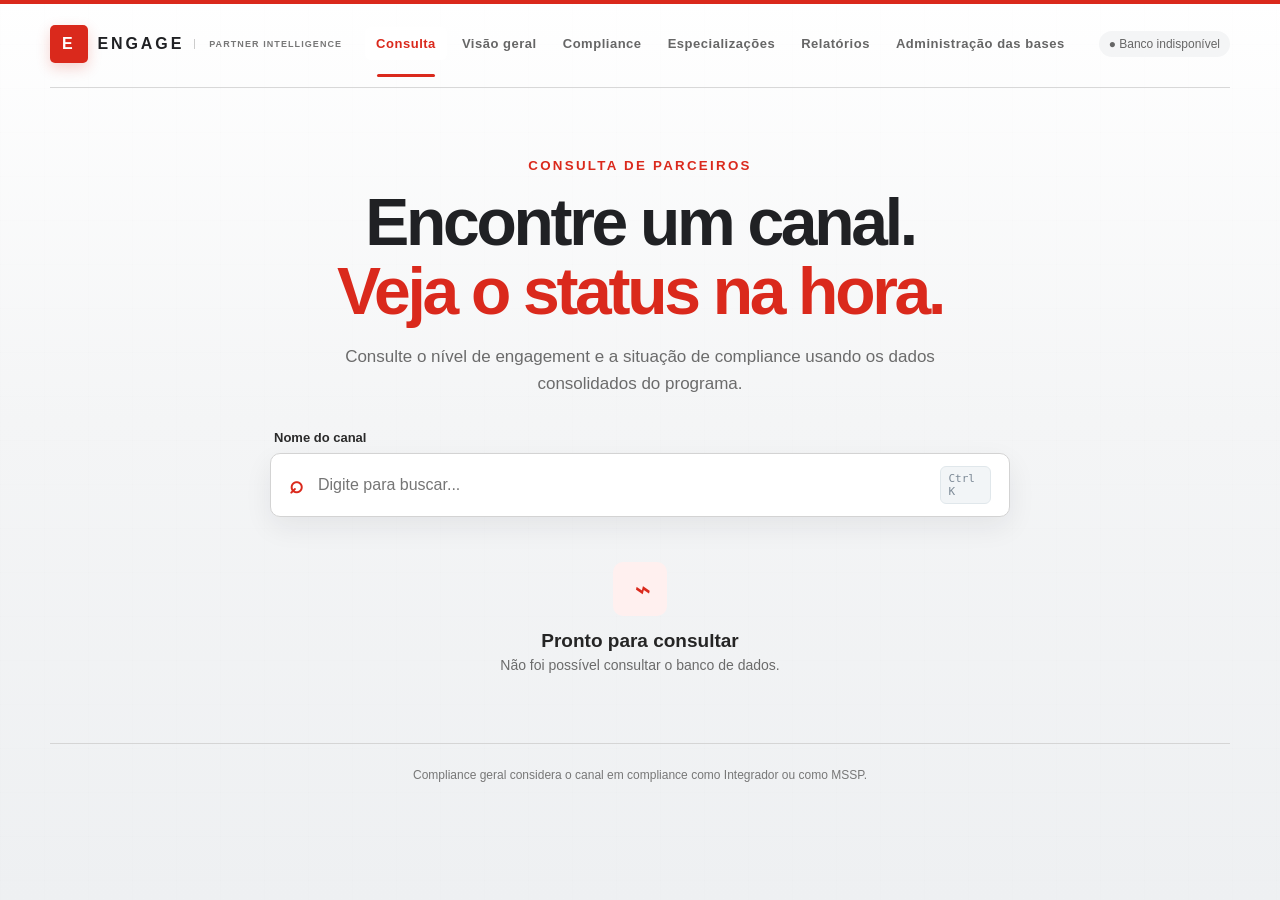
<file: FTNT-Engage/index.html>
<!doctype html><html lang="pt-BR"><head><meta charset="UTF-8"><meta name="viewport" content="width=device-width,initial-scale=1"><title>Engage | Consulta de Canal</title><link rel="stylesheet" href="styles.css"><link rel="stylesheet" href="fortinet-theme.css"></head><body><div class="shell"><header><b><i>E</i> ENGAGE</b><nav class="top-nav"><a class="active" href="index.html">Consulta</a><a href="visao-geral.html">Visão geral</a><a href="compliance.html">Compliance</a><a href="especializacoes.html">Especializações</a><a href="relatorios.html">Relatórios</a><a href="bases.html">Administração das bases</a></nav><span id="periodBadge">● Carregando base...</span></header><main><section class="hero"><small>CONSULTA DE PARCEIROS</small><h1>Encontre um canal.<br><em>Veja o status na hora.</em></h1><p>Consulte o nível de engagement e a situação de compliance usando os dados consolidados do programa.</p><div class="search" id="searchWrap"><label for="q">Nome do canal</label><div><strong>⌕</strong><input id="q" autocomplete="off" placeholder="Digite para buscar..."><kbd>Ctrl K</kbd></div><aside id="suggestions" hidden></aside></div></section><section id="result" class="result" hidden><div class="result-head"><div><small>RESULTADO DA CONSULTA</small><h2 id="name"></h2></div><div class="result-actions"><button id="exportPng" type="button">Exportar PNG</button><button id="exportPptx" type="button" class="primary-export">Exportar PPTX</button><button id="clear" type="button">Nova consulta</button></div></div><div class="primary"><article><label>Nível de engagement</label><h3 id="level"></h3><i></i></article><article id="complianceCard" class="compliance"><label>Compliance geral</label><h3><b id="icon"></b><span id="compliance"></span></h3><p id="description"></p></article></div><div class="details"><article><label>Compliance Integrador</label><b id="integrator"></b></article><article><label>Conta MSSP</label><b id="msspAccount"></b></article><article><label>Compliance MSSP</label><b id="mssp"></b></article><article><label>Responsável</label><b id="owner"></b></article></div><section class="specializations"><div class="specializations-head"><div><small>ESPECIALIZAÇÕES</small><h3>Status das especializações</h3></div><b id="specializationSummary"></b></div><div id="specializationGrid" class="specialization-grid"></div><div id="specializationEmpty" class="specialization-empty" hidden>Sem dados de especialização nesta base.</div></section><article id="pendingSummary" class="pending-summary"><div class="pending-summary-head"><label>Pendências</label><strong id="pendingSummaryStatus"></strong></div><div id="pendingSummaryItems" class="pending-summary-items"></div></article><article id="certificationSummary" class="certification-summary"><div class="certification-summary-head"><label>Certificações existentes</label><strong id="certificationSummaryStatus"></strong></div><div id="certificationSummaryItems" class="certification-summary-items"></div></article></section><section id="empty" class="empty"><i>⌁</i><h2>Pronto para consultar</h2><p id="emptyMessage">Carregando dados do SQLite...</p></section></main><footer>Compliance geral considera o canal em compliance como Integrador ou como MSSP.</footer></div><script src="dashboard-data.js"></script><script src="app.js"></script><script src="vendor/pptxgen.bundle.js"></script><script src="export-result.js"></script></body></html>
</file>
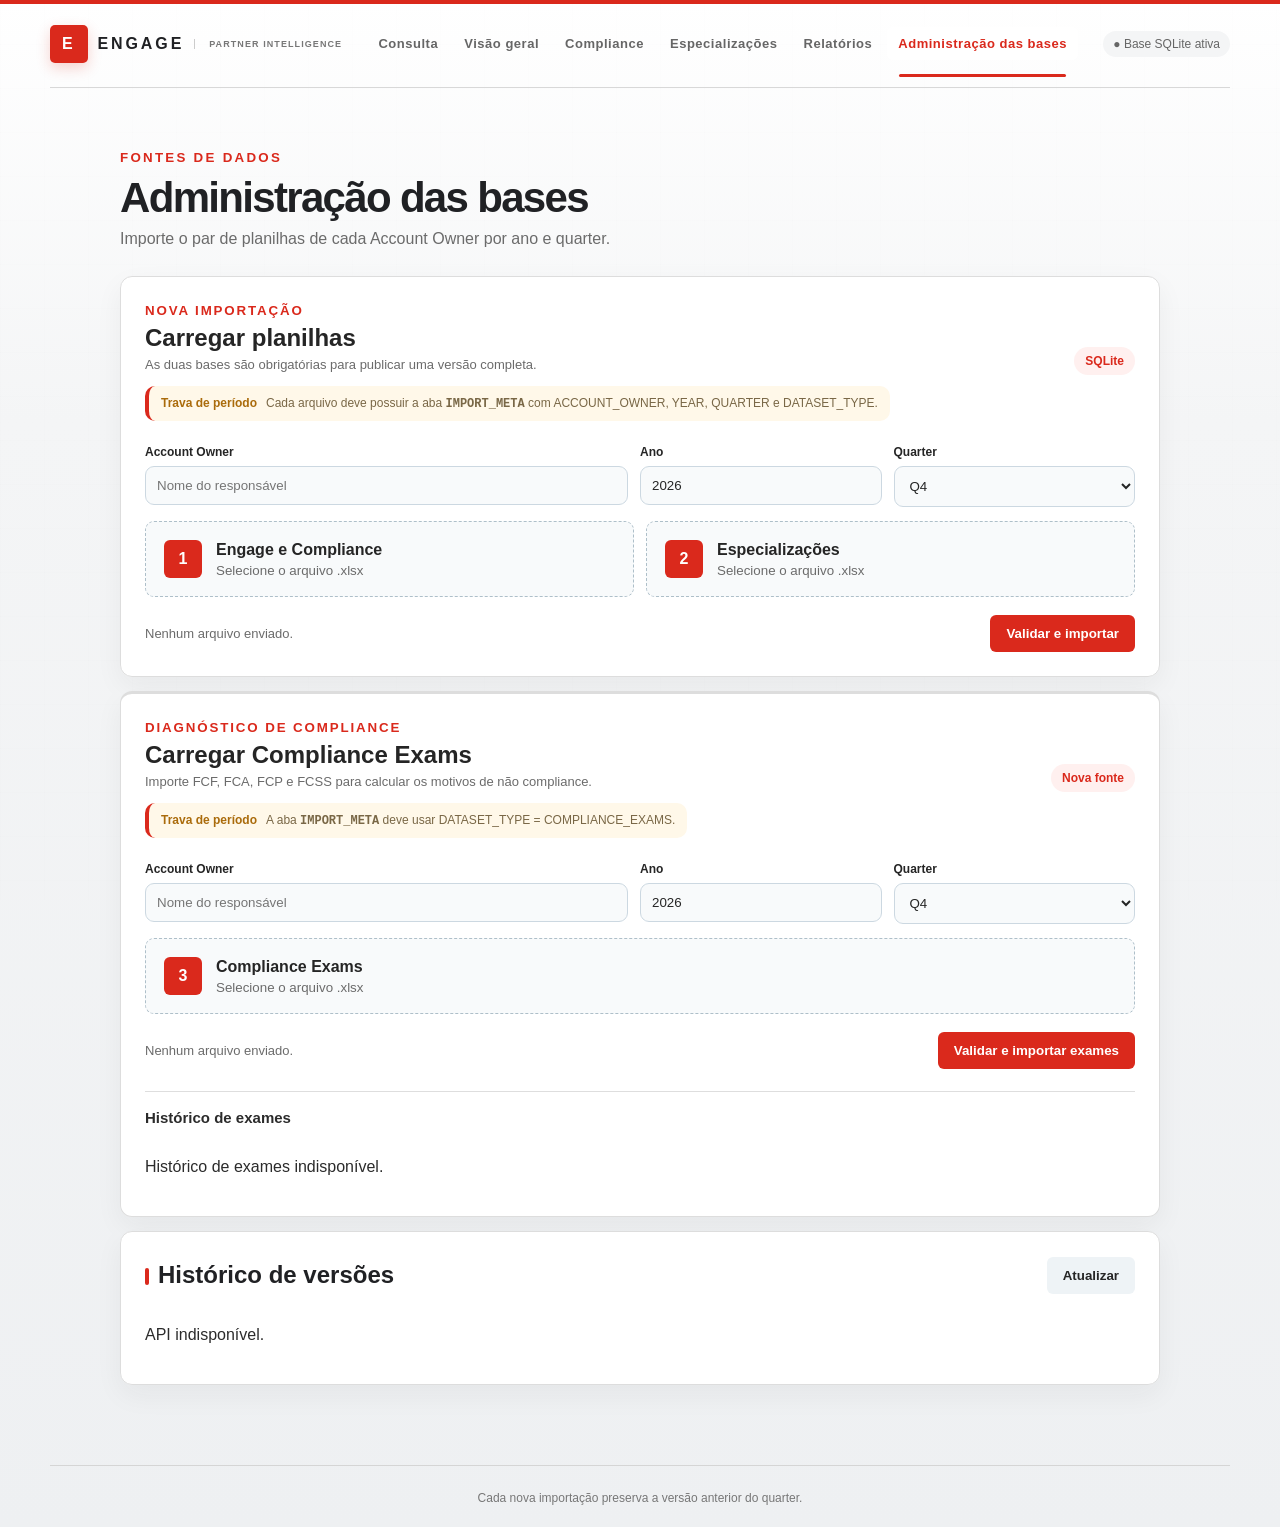
<file: FTNT-Engage/bases.html>
<!doctype html><html lang="pt-BR"><head><meta charset="UTF-8"><meta name="viewport" content="width=device-width,initial-scale=1"><title>Administração das bases | Engage</title><link rel="stylesheet" href="styles.css"><link rel="stylesheet" href="dashboard.css"><link rel="stylesheet" href="bases-upload.css"><link rel="stylesheet" href="fortinet-theme.css"></head><body><div class="shell"><header><b><i>E</i> ENGAGE</b><nav class="top-nav"><a href="index.html">Consulta</a><a href="visao-geral.html">Visão geral</a><a href="compliance.html">Compliance</a><a href="especializacoes.html">Especializações</a><a href="relatorios.html">Relatórios</a><a class="active" href="bases.html">Administração das bases</a></nav><span>● Base SQLite ativa</span></header><main class="dashboard-page"><section class="page-title"><small>FONTES DE DADOS</small><h1>Administração das bases</h1><p>Importe o par de planilhas de cada Account Owner por ano e quarter.</p></section><section class="upload-panel"><div class="upload-heading"><div><small>NOVA IMPORTAÇÃO</small><h2>Carregar planilhas</h2><p>As duas bases são obrigatórias para publicar uma versão completa.</p><div class="meta-rule"><b>Trava de período</b><span>Cada arquivo deve possuir a aba <code>IMPORT_META</code> com ACCOUNT_OWNER, YEAR, QUARTER e DATASET_TYPE.</span></div></div><b>SQLite</b></div><form id="uploadForm"><div class="upload-meta"><label>Account Owner<input id="uploadOwner" name="owner" required placeholder="Nome do responsável"></label><label>Ano<input id="uploadYear" name="year" type="number" min="2020" required></label><label>Quarter<select id="uploadQuarter" name="quarter" required><option value="1">Q1</option><option value="2">Q2</option><option value="3">Q3</option><option value="4">Q4</option></select></label></div><div class="file-grid"><label class="file-box"><i>1</i><span><b>Engage e Compliance</b><small id="engageFileName">Selecione o arquivo .xlsx</small></span><input id="engageFile" name="engage" type="file" accept=".xlsx" required></label><label class="file-box"><i>2</i><span><b>Especializações</b><small id="specializeFileName">Selecione o arquivo .xlsx</small></span><input id="specializeFile" name="specialize" type="file" accept=".xlsx" required></label></div><div class="upload-actions"><p id="uploadStatus">Nenhum arquivo enviado.</p><button id="uploadButton" type="submit">Validar e importar</button></div></form></section><section class="upload-panel exam-upload-panel"><div class="upload-heading"><div><small>DIAGNÓSTICO DE COMPLIANCE</small><h2>Carregar Compliance Exams</h2><p>Importe FCF, FCA, FCP e FCSS para calcular os motivos de não compliance.</p><div class="meta-rule"><b>Trava de período</b><span>A aba <code>IMPORT_META</code> deve usar DATASET_TYPE = COMPLIANCE_EXAMS.</span></div></div><b>Nova fonte</b></div><form id="examUploadForm"><div class="upload-meta"><label>Account Owner<input id="examOwner" name="owner" required placeholder="Nome do responsável"></label><label>Ano<input id="examYear" name="year" type="number" min="2020" required></label><label>Quarter<select id="examQuarter" name="quarter" required><option value="1">Q1</option><option value="2">Q2</option><option value="3">Q3</option><option value="4">Q4</option></select></label></div><label class="file-box single-file"><i>3</i><span><b>Compliance Exams</b><small id="examFileName">Selecione o arquivo .xlsx</small></span><input id="examFile" name="exams" type="file" accept=".xlsx" required></label><div class="upload-actions"><p id="examUploadStatus">Nenhum arquivo enviado.</p><button id="examUploadButton" type="submit">Validar e importar exames</button></div></form><div class="exam-history-head"><h3>Histórico de exames</h3></div><div id="examImportHistory" class="import-history"></div></section><section class="history-panel"><div class="history-head"><h2>Histórico de versões</h2><button id="refreshHistory" type="button">Atualizar</button></div><div id="importHistory" class="import-history"></div></section></main><footer>Cada nova importação preserva a versão anterior do quarter.</footer></div><script src="bases-upload.js"></script></body></html>
</file>
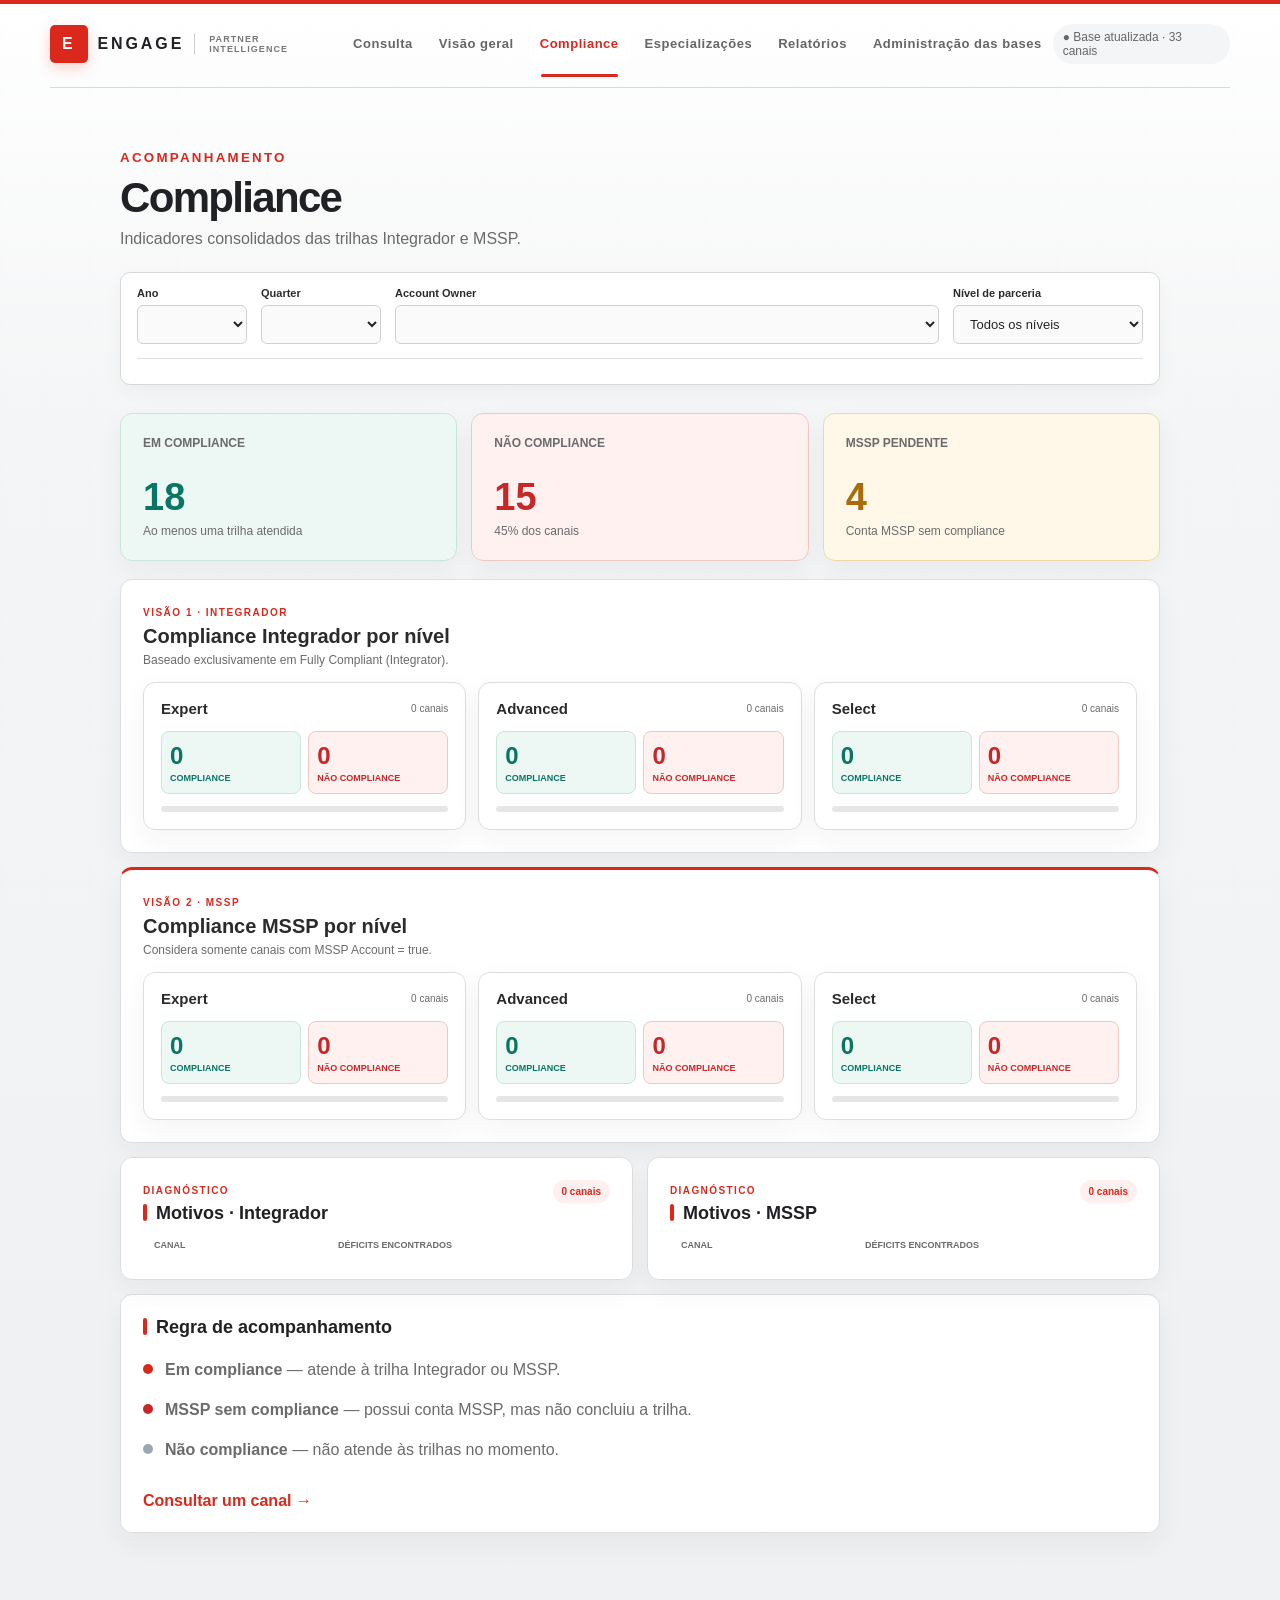
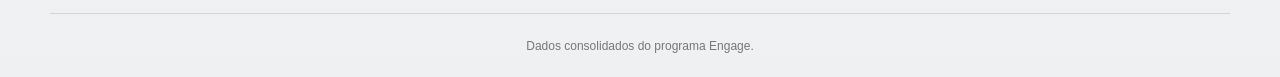
<file: FTNT-Engage/compliance.html>
<!doctype html><html lang="pt-BR"><head><meta charset="UTF-8"><meta name="viewport" content="width=device-width,initial-scale=1"><title>Compliance | Engage</title><link rel="stylesheet" href="styles.css"><link rel="stylesheet" href="dashboard.css"><link rel="stylesheet" href="compliance-level.css"><link rel="stylesheet" href="compliance-diagnostics.css"><link rel="stylesheet" href="dashboard-drilldown.css"><link rel="stylesheet" href="fortinet-theme.css"></head><body><div class="shell"><header><b><i>E</i> ENGAGE</b><nav class="top-nav"><a href="index.html">Consulta</a><a href="visao-geral.html">Visão geral</a><a class="active" href="compliance.html">Compliance</a><a href="especializacoes.html">Especializações</a><a href="relatorios.html">Relatórios</a><a href="bases.html">Administração das bases</a></nav><span>● Base atualizada · 33 canais</span></header><main class="dashboard-page"><section class="page-title"><small>ACOMPANHAMENTO</small><h1>Compliance</h1><p>Indicadores consolidados das trilhas Integrador e MSSP.</p><div class="owner-filter dashboard-filter four-fields"><div class="filter-field"><label for="complianceYearFilter">Ano</label><select id="complianceYearFilter" aria-label="Ano"></select></div><div class="filter-field"><label for="complianceQuarterFilter">Quarter</label><select id="complianceQuarterFilter" aria-label="Quarter"></select></div><div class="filter-field owner-field"><label for="complianceOwnerFilter">Account Owner</label><select id="complianceOwnerFilter" aria-label="Account Owner"></select></div><div class="filter-field"><label for="complianceLevelFilter">Nível de parceria</label><select id="complianceLevelFilter" aria-label="Nível de parceria"><option value="">Todos os níveis</option><option value="Expert">Expert</option><option value="Advanced">Advanced</option><option value="Select">Select</option></select></div><span id="complianceOwnerContext" class="filter-context"></span></div></section><section class="metric-grid three"><article class="positive"><label>Em compliance</label><strong id="complianceTotal">18</strong><p id="complianceRate">Ao menos uma trilha atendida</p></article><article class="negative"><label>Não compliance</label><strong id="nonComplianceTotal">15</strong><p id="nonComplianceRate">45% dos canais</p></article><article class="attention"><label>MSSP pendente</label><strong id="compliancePending">4</strong><p>Conta MSSP sem compliance</p></article></section><section class="compliance-comparison"><div class="compliance-view"><div class="section-heading"><small>VISÃO 1 · INTEGRADOR</small><h2>Compliance Integrador por nível</h2><p>Baseado exclusivamente em Fully Compliant (Integrator).</p></div><div class="level-compliance-grid"><article class="panel level-status"><div class="level-card-head"><span>Expert</span><small id="integratorExpertTotal">0 canais</small></div><div class="status-split"><button class="status-count compliant" data-compliance-view="integrator" data-status="compliant" data-level="Expert"><b id="integratorExpertCompliant">0</b><span>Compliance</span></button><button class="status-count non-compliant" data-compliance-view="integrator" data-status="non-compliant" data-level="Expert"><b id="integratorExpertNon">0</b><span>Não compliance</span></button></div><div class="split-bar"><i id="integratorExpertCompliantBar"></i><b id="integratorExpertNonBar"></b></div></article><article class="panel level-status"><div class="level-card-head"><span>Advanced</span><small id="integratorAdvancedTotal">0 canais</small></div><div class="status-split"><button class="status-count compliant" data-compliance-view="integrator" data-status="compliant" data-level="Advanced"><b id="integratorAdvancedCompliant">0</b><span>Compliance</span></button><button class="status-count non-compliant" data-compliance-view="integrator" data-status="non-compliant" data-level="Advanced"><b id="integratorAdvancedNon">0</b><span>Não compliance</span></button></div><div class="split-bar"><i id="integratorAdvancedCompliantBar"></i><b id="integratorAdvancedNonBar"></b></div></article><article class="panel level-status"><div class="level-card-head"><span>Select</span><small id="integratorSelectTotal">0 canais</small></div><div class="status-split"><button class="status-count compliant" data-compliance-view="integrator" data-status="compliant" data-level="Select"><b id="integratorSelectCompliant">0</b><span>Compliance</span></button><button class="status-count non-compliant" data-compliance-view="integrator" data-status="non-compliant" data-level="Select"><b id="integratorSelectNon">0</b><span>Não compliance</span></button></div><div class="split-bar"><i id="integratorSelectCompliantBar"></i><b id="integratorSelectNonBar"></b></div></article></div></div><div class="compliance-view mssp-view"><div class="section-heading"><small>VISÃO 2 · MSSP</small><h2>Compliance MSSP por nível</h2><p>Considera somente canais com MSSP Account = true.</p></div><div class="level-compliance-grid"><article class="panel level-status"><div class="level-card-head"><span>Expert</span><small id="msspExpertTotal">0 canais</small></div><div class="status-split"><button class="status-count compliant" data-compliance-view="mssp" data-status="compliant" data-level="Expert"><b id="msspExpertCompliant">0</b><span>Compliance</span></button><button class="status-count non-compliant" data-compliance-view="mssp" data-status="non-compliant" data-level="Expert"><b id="msspExpertNon">0</b><span>Não compliance</span></button></div><div class="split-bar"><i id="msspExpertCompliantBar"></i><b id="msspExpertNonBar"></b></div></article><article class="panel level-status"><div class="level-card-head"><span>Advanced</span><small id="msspAdvancedTotal">0 canais</small></div><div class="status-split"><button class="status-count compliant" data-compliance-view="mssp" data-status="compliant" data-level="Advanced"><b id="msspAdvancedCompliant">0</b><span>Compliance</span></button><button class="status-count non-compliant" data-compliance-view="mssp" data-status="non-compliant" data-level="Advanced"><b id="msspAdvancedNon">0</b><span>Não compliance</span></button></div><div class="split-bar"><i id="msspAdvancedCompliantBar"></i><b id="msspAdvancedNonBar"></b></div></article><article class="panel level-status"><div class="level-card-head"><span>Select</span><small id="msspSelectTotal">0 canais</small></div><div class="status-split"><button class="status-count compliant" data-compliance-view="mssp" data-status="compliant" data-level="Select"><b id="msspSelectCompliant">0</b><span>Compliance</span></button><button class="status-count non-compliant" data-compliance-view="mssp" data-status="non-compliant" data-level="Select"><b id="msspSelectNon">0</b><span>Não compliance</span></button></div><div class="split-bar"><i id="msspSelectCompliantBar"></i><b id="msspSelectNonBar"></b></div></article></div></div></section><section class="diagnostics-grid"><article class="panel diagnostic-panel"><div class="diagnostic-head"><div><small>DIAGNÓSTICO</small><h2>Motivos · Integrador</h2></div><b id="integratorDiagnosticCount">0 canais</b></div><div class="diagnostic-columns"><span>Canal</span><span>Déficits encontrados</span></div><div id="integratorDiagnostics" class="diagnostic-list"></div></article><article class="panel diagnostic-panel"><div class="diagnostic-head"><div><small>DIAGNÓSTICO</small><h2>Motivos · MSSP</h2></div><b id="msspDiagnosticCount">0 canais</b></div><div class="diagnostic-columns"><span>Canal</span><span>Déficits encontrados</span></div><div id="msspDiagnostics" class="diagnostic-list"></div></article></section><section class="panel"><h2>Regra de acompanhamento</h2><div class="rule-list"><p><b class="dot green"></b><span><strong>Em compliance</strong> — atende à trilha Integrador ou MSSP.</span></p><p><b class="dot red"></b><span><strong>MSSP sem compliance</strong> — possui conta MSSP, mas não concluiu a trilha.</span></p><p><b class="dot gray"></b><span><strong>Não compliance</strong> — não atende às trilhas no momento.</span></p></div><a class="primary-link" href="index.html">Consultar um canal →</a></section><section id="complianceDrilldown" class="drilldown" hidden><div class="drilldown-card"><div class="drilldown-head"><div><small>DETALHAMENTO</small><h2 id="complianceDrilldownTitle">Canais</h2><p id="complianceDrilldownSummary"></p></div><button id="closeComplianceDrilldown" type="button" aria-label="Fechar">×</button></div><div id="complianceDrilldownList" class="drilldown-list"></div></div></section></main><footer>Dados consolidados do programa Engage.</footer></div><script src="dashboard-data.js"></script><script src="compliance-filtro.js"></script><script src="compliance-drilldown.js"></script><script src="compliance-diagnostics.js"></script></body></html>
</file>
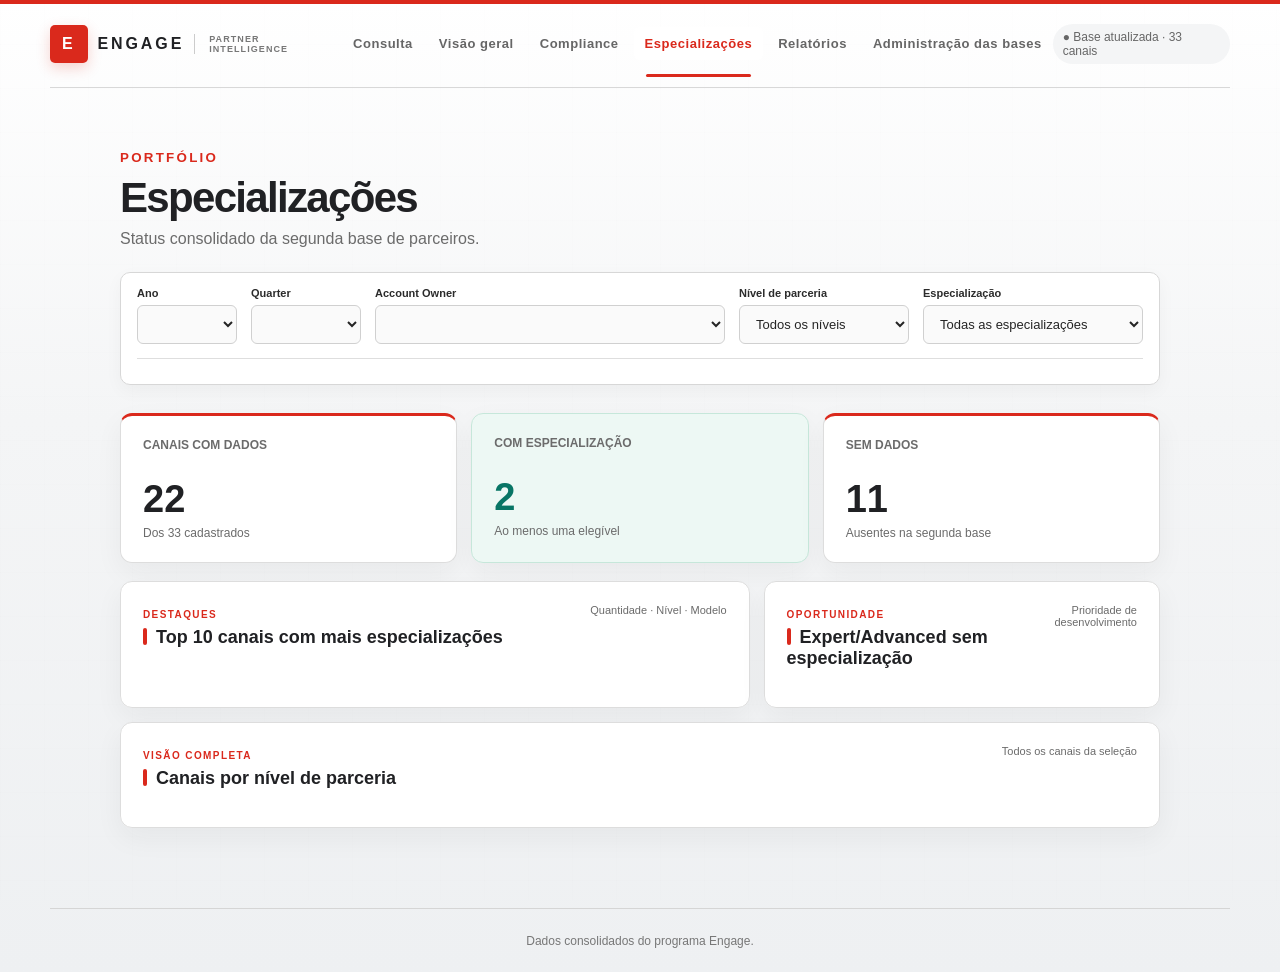
<file: FTNT-Engage/especializacoes.html>
<!doctype html><html lang="pt-BR"><head><meta charset="UTF-8"><meta name="viewport" content="width=device-width,initial-scale=1"><title>Especializações | Engage</title><link rel="stylesheet" href="styles.css"><link rel="stylesheet" href="dashboard.css"><link rel="stylesheet" href="especializacoes-ranking.css"><link rel="stylesheet" href="dashboard-drilldown.css"><link rel="stylesheet" href="fortinet-theme.css"></head><body><div class="shell"><header><b><i>E</i> ENGAGE</b><nav class="top-nav"><a href="index.html">Consulta</a><a href="visao-geral.html">Visão geral</a><a href="compliance.html">Compliance</a><a class="active" href="especializacoes.html">Especializações</a><a href="relatorios.html">Relatórios</a><a href="bases.html">Administração das bases</a></nav><span>● Base atualizada · 33 canais</span></header><main class="dashboard-page"><section class="page-title"><small>PORTFÓLIO</small><h1>Especializações</h1><p>Status consolidado da segunda base de parceiros.</p><div class="owner-filter dashboard-filter five-fields specialization-filter"><div class="filter-field"><label for="specializationYearFilter">Ano</label><select id="specializationYearFilter" aria-label="Ano"></select></div><div class="filter-field"><label for="specializationQuarterFilter">Quarter</label><select id="specializationQuarterFilter" aria-label="Quarter"></select></div><div class="filter-field owner-field"><label for="specializationOwnerFilter">Account Owner</label><select id="specializationOwnerFilter" aria-label="Account Owner"></select></div><div class="filter-field"><label for="specializationLevelFilter">Nível de parceria</label><select id="specializationLevelFilter" aria-label="Nível de parceria"><option value="">Todos os níveis</option><option value="Expert">Expert</option><option value="Advanced">Advanced</option><option value="Select">Select</option></select></div><div class="filter-field"><label for="specializationTypeFilter">Especialização</label><select id="specializationTypeFilter" aria-label="Especialização"><option value="">Todas as especializações</option><option value="sd_wan">SD-WAN</option><option value="sase">SASE</option><option value="secure_networking_lan">Secure Networking LAN</option><option value="cloud_security">Cloud Security</option><option value="secure_networking_firewall">Secure Networking Firewall</option><option value="security_operations">Security Operations</option><option value="ot">OT</option></select></div><span id="specializationOwnerContext" class="filter-context"></span></div></section><section class="metric-grid three"><article><label>Canais com dados</label><strong id="specializationDataTotal">22</strong><p id="specializationDataRate">Dos 33 cadastrados</p></article><article class="positive"><label>Com especialização</label><strong id="specializationEligibleTotal">2</strong><p>Ao menos uma elegível</p></article><article><label>Sem dados</label><strong id="specializationMissingTotal">11</strong><p>Ausentes na segunda base</p></article></section><section class="specialization-ranking-grid"><article class="panel"><div class="ranking-heading"><div><small>DESTAQUES</small><h2>Top 10 canais com mais especializações</h2></div><span>Quantidade · Nível · Modelo</span></div><div id="topSpecializationChannels" class="channel-ranking"></div></article><article class="panel"><div class="ranking-heading"><div><small>OPORTUNIDADE</small><h2>Expert/Advanced sem especialização</h2></div><span>Prioridade de desenvolvimento</span></div><div id="zeroSpecializationChannels" class="channel-ranking zero-ranking"></div></article><article class="panel all-level-panel"><div class="ranking-heading"><div><small>VISÃO COMPLETA</small><h2>Canais por nível de parceria</h2></div><span>Todos os canais da seleção</span></div><div id="allLevelChannels" class="channel-ranking"></div></article></section><section id="specializationDetail" class="drilldown" hidden><div class="drilldown-card specialization-detail-card"><div class="drilldown-head"><div><small>ESPECIALIZAÇÕES DO CANAL</small><h2 id="specializationDetailTitle">Canal</h2><p id="specializationDetailSummary"></p></div><button id="closeSpecializationDetail" type="button" aria-label="Fechar">×</button></div><div id="specializationDetailList" class="specialization-detail-list"></div></div></section></main><footer>Dados consolidados do programa Engage.</footer></div><script src="dashboard-data.js"></script><script src="especializacoes-filtro.js"></script><script src="especializacoes-detalhe.js"></script></body></html>
</file>
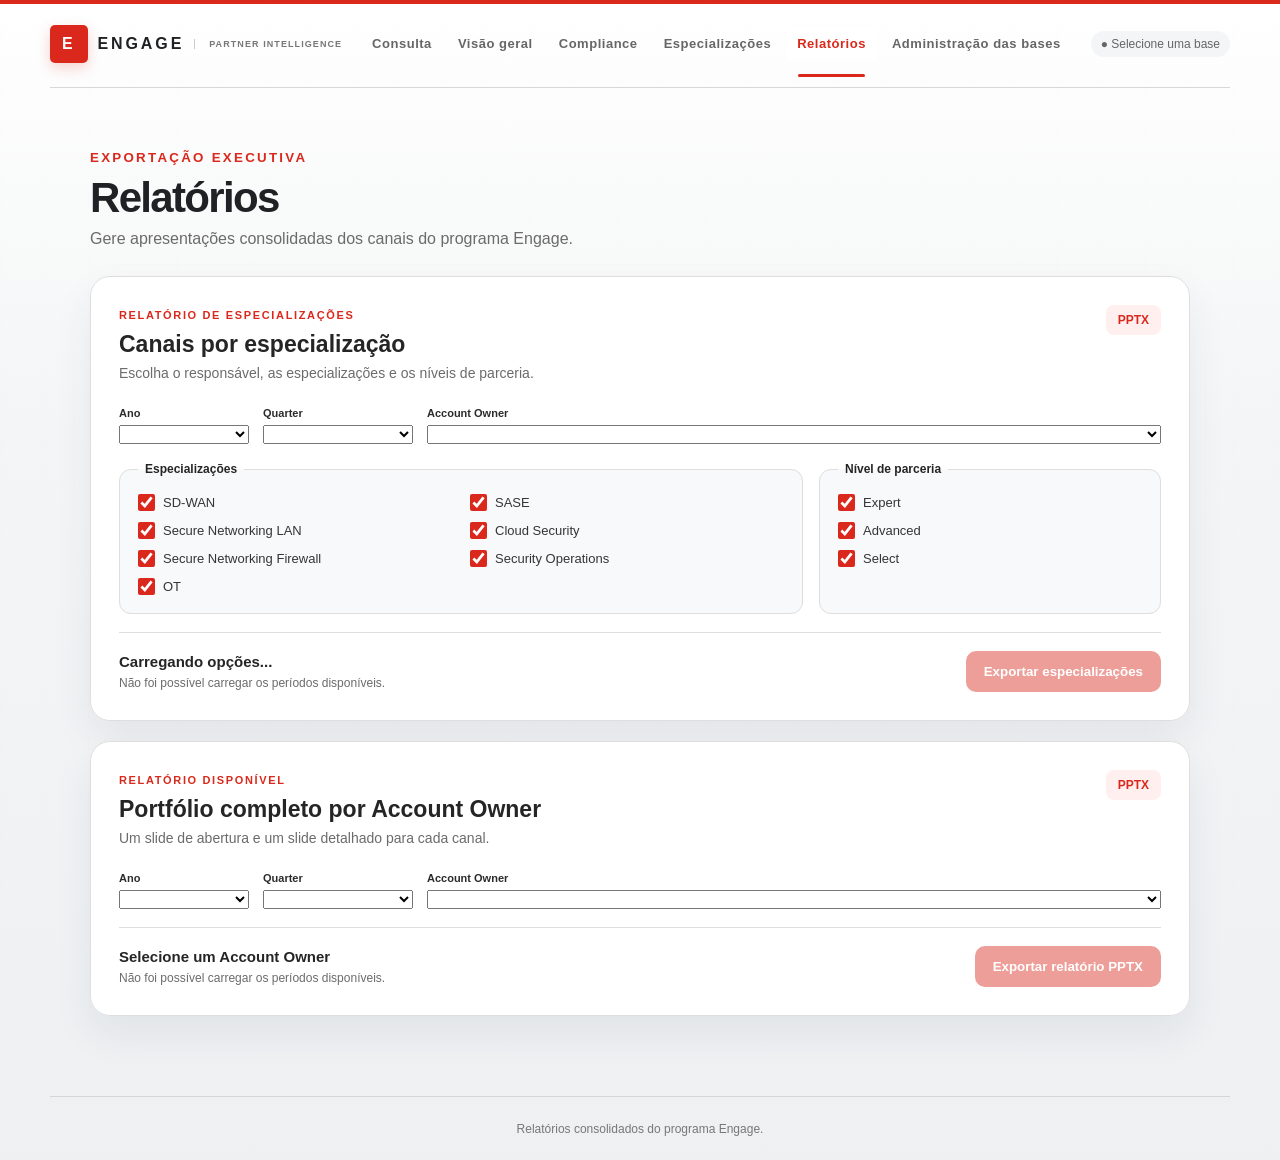
<file: FTNT-Engage/relatorios.html>
<!doctype html><html lang="pt-BR"><head><meta charset="UTF-8"><meta name="viewport" content="width=device-width,initial-scale=1"><title>Relatórios | Engage</title><link rel="stylesheet" href="styles.css"><link rel="stylesheet" href="dashboard.css"><link rel="stylesheet" href="fortinet-theme.css"><link rel="stylesheet" href="relatorios.css"></head><body><div class="shell"><header><b><i>E</i> ENGAGE</b><nav class="top-nav"><a href="index.html">Consulta</a><a href="visao-geral.html">Visão geral</a><a href="compliance.html">Compliance</a><a href="especializacoes.html">Especializações</a><a class="active" href="relatorios.html">Relatórios</a><a href="bases.html">Administração das bases</a></nav><span id="reportPeriod">● Selecione uma base</span></header><main class="dashboard-page reports-page"><section class="page-title"><small>EXPORTAÇÃO EXECUTIVA</small><h1>Relatórios</h1><p>Gere apresentações consolidadas dos canais do programa Engage.</p></section>
<section class="report-card"><div class="report-card-heading"><div><small>RELATÓRIO DE ESPECIALIZAÇÕES</small><h2>Canais por especialização</h2><p>Escolha o responsável, as especializações e os níveis de parceria.</p></div><span>PPTX</span></div><div class="dashboard-filter report-filter"><div class="filter-field"><label for="specializationReportYear">Ano</label><select id="specializationReportYear"></select></div><div class="filter-field"><label for="specializationReportQuarter">Quarter</label><select id="specializationReportQuarter"></select></div><div class="filter-field owner-field"><label for="specializationReportOwner">Account Owner</label><select id="specializationReportOwner"></select></div></div><div class="report-checkbox-section"><fieldset><legend>Especializações</legend><div class="check-grid"><label><input type="checkbox" name="reportSpecialization" value="sd_wan" checked> SD-WAN</label><label><input type="checkbox" name="reportSpecialization" value="sase" checked> SASE</label><label><input type="checkbox" name="reportSpecialization" value="secure_networking_lan" checked> Secure Networking LAN</label><label><input type="checkbox" name="reportSpecialization" value="cloud_security" checked> Cloud Security</label><label><input type="checkbox" name="reportSpecialization" value="secure_networking_firewall" checked> Secure Networking Firewall</label><label><input type="checkbox" name="reportSpecialization" value="security_operations" checked> Security Operations</label><label><input type="checkbox" name="reportSpecialization" value="ot" checked> OT</label></div></fieldset><fieldset><legend>Nível de parceria</legend><div class="check-grid level-checks"><label><input type="checkbox" name="reportLevel" value="Expert" checked> Expert</label><label><input type="checkbox" name="reportLevel" value="Advanced" checked> Advanced</label><label><input type="checkbox" name="reportLevel" value="Select" checked> Select</label></div></fieldset></div><div class="report-action"><div><strong id="specializationReportSummary">Carregando opções...</strong><p id="specializationReportStatus">O relatório incluirá canais elegíveis em pelo menos uma das especializações selecionadas.</p></div><button id="exportSpecializationPptx" type="button" disabled>Exportar especializações</button></div></section>
<section class="report-card"><div class="report-card-heading"><div><small>RELATÓRIO DISPONÍVEL</small><h2>Portfólio completo por Account Owner</h2><p>Um slide de abertura e um slide detalhado para cada canal.</p></div><span>PPTX</span></div><div class="dashboard-filter report-filter"><div class="filter-field"><label for="reportYear">Ano</label><select id="reportYear"></select></div><div class="filter-field"><label for="reportQuarter">Quarter</label><select id="reportQuarter"></select></div><div class="filter-field owner-field"><label for="reportOwner">Account Owner</label><select id="reportOwner"></select></div></div><div class="report-action"><div><strong id="reportSummary">Selecione um Account Owner</strong><p id="reportStatus">O arquivo reunirá compliance, especializações, pendências e certificações.</p></div><button id="exportOwnerPptx" type="button" disabled>Exportar relatório PPTX</button></div></section></main><footer>Relatórios consolidados do programa Engage.</footer></div><script src="vendor/pptxgen.bundle.js"></script><script src="relatorios.js"></script><script src="specialization-report.js"></script></body></html>
</file>
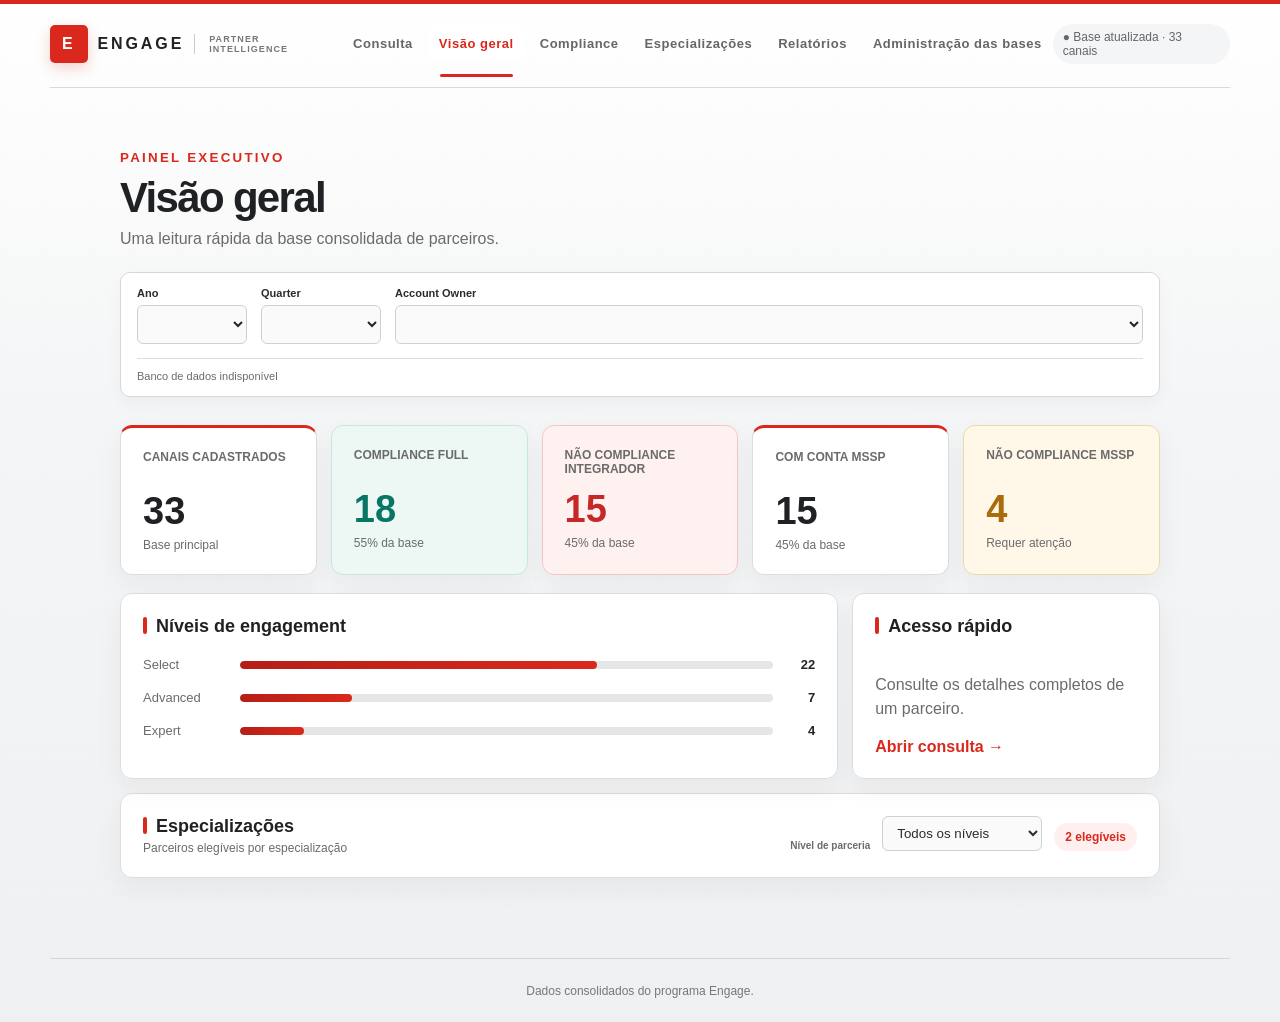
<file: FTNT-Engage/visao-geral.html>
<!doctype html><html lang="pt-BR"><head><meta charset="UTF-8"><meta name="viewport" content="width=device-width,initial-scale=1"><title>Visão geral | Engage</title><link rel="stylesheet" href="styles.css"><link rel="stylesheet" href="dashboard.css"><link rel="stylesheet" href="especializacoes-visao.css"><link rel="stylesheet" href="dashboard-drilldown.css"><link rel="stylesheet" href="fortinet-theme.css"></head><body><div class="shell"><header><b><i>E</i> ENGAGE</b><nav class="top-nav"><a href="index.html">Consulta</a><a class="active" href="visao-geral.html">Visão geral</a><a href="compliance.html">Compliance</a><a href="especializacoes.html">Especializações</a><a href="relatorios.html">Relatórios</a><a href="bases.html">Administração das bases</a></nav><span>● Base atualizada · 33 canais</span></header><main class="dashboard-page"><section class="page-title"><small>PAINEL EXECUTIVO</small><h1>Visão geral</h1><p>Uma leitura rápida da base consolidada de parceiros.</p><div class="owner-filter dashboard-filter three-fields"><div class="filter-field"><label for="yearFilter">Ano</label><select id="yearFilter" aria-label="Ano"></select></div><div class="filter-field"><label for="quarterFilter">Quarter</label><select id="quarterFilter" aria-label="Quarter"></select></div><div class="filter-field owner-field"><label for="ownerFilter">Account Owner</label><select id="ownerFilter" aria-label="Account Owner"></select></div><span id="ownerContext" class="filter-context"></span></div></section><section class="metric-grid five"><article><label>Canais cadastrados</label><strong id="totalChannels">33</strong><p>Base principal</p></article><article class="positive"><label>Compliance Full</label><strong id="compliantChannels">18</strong><p id="compliantRate">55% da base</p></article><article class="negative"><label>Não compliance Integrador</label><strong id="nonCompliantChannels">15</strong><p id="nonCompliantRate">45% da base</p></article><article><label>Com conta MSSP</label><strong id="msspAccounts">15</strong><p id="msspRate">45% da base</p></article><article class="attention"><label>Não compliance MSSP</label><strong id="msspPending">4</strong><p>Requer atenção</p></article></section><section class="panel-grid"><article class="panel"><h2>Níveis de engagement</h2><div class="bar-row"><span>Select</span><i><b id="barSelect" style="width:67%"></b></i><strong id="levelSelect">22</strong></div><div class="bar-row"><span>Advanced</span><i><b id="barAdvanced" style="width:21%"></b></i><strong id="levelAdvanced">7</strong></div><div class="bar-row"><span>Expert</span><i><b id="barExpert" style="width:12%"></b></i><strong id="levelExpert">4</strong></div></article><article class="panel action-panel"><h2>Acesso rápido</h2><p>Consulte os detalhes completos de um parceiro.</p><a href="index.html">Abrir consulta →</a></article></section><section class="panel specialization-panel"><div class="panel-heading"><div><h2>Especializações</h2><p>Parceiros elegíveis por especialização</p></div><div class="specialization-panel-controls"><label for="specializationLevelOverviewFilter">Nível de parceria</label><select id="specializationLevelOverviewFilter" aria-label="Nível de parceria das especializações"><option value="">Todos os níveis</option><option value="Expert">Expert</option><option value="Advanced">Advanced</option><option value="Select">Select</option></select><strong id="specializationTotal">2 elegíveis</strong></div></div><div id="specializationBars" class="specialization-bars"></div></section><section id="channelDrilldown" class="drilldown" hidden><div class="drilldown-card"><div class="drilldown-head"><div><small>DETALHAMENTO</small><h2 id="drilldownTitle">Canais</h2><p id="drilldownSummary"></p></div><button id="closeDrilldown" type="button" aria-label="Fechar">×</button></div><div id="drilldownList" class="drilldown-list"></div></div></section></main><footer>Dados consolidados do programa Engage.</footer></div><script src="visao-geral.js"></script><script src="especializacoes-visao.js"></script><script src="dashboard-drilldown.js"></script></body></html>
</file>
<file: FTNT-Engage/styles.css>
:root{--navy:#123653;--ink:#13283f;--muted:#6d7b8b;--teal:#00a78e;--line:#dce6ec;--red:#d94b4b}*{box-sizing:border-box}body{margin:0;font-family:Arial,sans-serif;color:var(--ink);background:radial-gradient(circle at 50% 0,#fff,#eef4f7);min-height:100vh}body:before{content:"";position:fixed;inset:0;pointer-events:none;opacity:.35;background-image:linear-gradient(#1236530b 1px,transparent 1px),linear-gradient(90deg,#1236530b 1px,transparent 1px);background-size:36px 36px}.shell{position:relative;width:min(1100px,calc(100% - 36px));margin:auto}header{height:84px;display:flex;align-items:center;justify-content:space-between;border-bottom:1px solid var(--line);color:var(--navy);letter-spacing:.12em}header b{display:flex;align-items:center;gap:10px}header i{font-style:normal;color:#fff;background:var(--navy);padding:9px 11px;border-radius:10px 10px 10px 3px}header span{font-size:12px;color:var(--muted);letter-spacing:0}.hero{max-width:740px;margin:68px auto 45px;text-align:center}.hero small,.result small{color:var(--teal);font-weight:bold;letter-spacing:.17em}.hero h1{margin:14px 0 18px;font-size:clamp(40px,6vw,66px);line-height:1.04;letter-spacing:-.05em;color:var(--navy)}.hero h1 em{font-style:normal;color:#6a8296}.hero>p{max-width:610px;margin:0 auto 32px;color:var(--muted);font-size:17px;line-height:1.6}.search{position:relative;text-align:left;z-index:3}.search label{display:block;margin:0 0 8px 4px;font-size:13px;font-weight:bold}.search>div{height:64px;display:flex;align-items:center;gap:13px;padding:0 18px;background:#fff;border:1px solid #ccd8e1;border-radius:16px;box-shadow:0 14px 35px #23415f1a}.search:focus-within>div{border-color:var(--teal);box-shadow:0 0 0 4px #00a78e1f,0 14px 35px #23415f1a}.search input{width:100%;border:0;outline:0;font-size:16px;color:var(--ink)}.search strong{font-size:24px;color:#8291a1}.search kbd{font-size:11px;color:#7c8996;background:#f2f5f7;border:1px solid #e0e7eb;padding:5px 7px;border-radius:6px}.search aside{position:absolute;top:94px;left:0;right:0;max-height:310px;overflow:auto;padding:8px;background:#fff;border:1px solid var(--line);border-radius:14px;box-shadow:0 25px 60px #19355224}.suggestion{width:100%;display:flex;justify-content:space-between;gap:15px;padding:12px 14px;border:0;border-radius:9px;background:#fff;text-align:left;color:var(--ink);cursor:pointer}.suggestion:hover,.suggestion.active{background:#edf5f8}.suggestion small{color:var(--muted);white-space:nowrap}.result{max-width:960px;margin:0 auto 65px;padding:30px;background:#fffffff2;border:1px solid var(--line);border-radius:24px;box-shadow:0 25px 60px #1935521f;animation:up .35s ease}@keyframes up{from{opacity:0;transform:translateY(12px)}}.result-head{display:flex;justify-content:space-between;gap:20px;margin-bottom:22px}.result h2{margin:7px 0 0;color:var(--navy);font-size:24px}.result-head button{align-self:start;padding:10px 14px;border:1px solid var(--line);border-radius:10px;background:#fff;color:var(--navy);font-weight:bold;cursor:pointer}.primary,.details{display:grid;gap:15px}.primary{grid-template-columns:.9fr 1.1fr}.primary article{min-height:178px;padding:23px;border:1px solid var(--line);border-radius:18px;background:#fff}.primary label,.details label{color:var(--muted);font-size:12px;font-weight:bold;text-transform:uppercase;letter-spacing:.05em}.primary h3{margin:34px 0 0;font-size:34px;color:var(--navy)}.primary>article>i{display:block;width:45px;height:4px;margin-top:11px;background:var(--teal);border-radius:4px}.primary .compliance{background:#e6f7f3;border-color:#bce9df}.compliance h3{display:flex;align-items:center;gap:12px;color:#087565}.compliance h3 b{display:grid;place-items:center;width:35px;height:35px;border-radius:50%;background:var(--teal);color:white;font-size:18px}.compliance p{margin-left:48px;color:#3f6f68;font-size:14px}.compliance.negative{background:#fff0ef;border-color:#f1c9c6}.compliance.negative h3{color:#b93b3b}.compliance.negative h3 b{background:var(--red)}.compliance.negative p{color:#8e5b58}.details{grid-template-columns:repeat(4,1fr);margin-top:15px}.details article{min-height:110px;padding:18px;display:flex;flex-direction:column;justify-content:space-between;background:#f6f9fa;border:1px solid #e2e9ee;border-radius:14px}.details b{color:var(--navy);font-size:16px}.details b.yes{color:#087565}.details b.no{color:#b93b3b}.empty{text-align:center;color:var(--muted);margin:10px auto 70px}.empty>i{display:grid;place-items:center;width:54px;height:54px;margin:auto;background:#e6f7f3;color:var(--teal);border-radius:16px;font-size:29px}.empty h2{margin:14px 0 5px;color:var(--navy);font-size:19px}.empty p{margin:0;font-size:14px}footer{height:64px;display:grid;place-items:center;border-top:1px solid var(--line);color:#8593a0;font-size:12px}[hidden]{display:none!important}@media(max-width:720px){header span{display:none}.hero{margin-top:45px}.hero h1{font-size:39px}.hero>p{font-size:15px}.result{padding:21px}.primary{grid-template-columns:1fr}.details{grid-template-columns:1fr 1fr}}@media(max-width:450px){.details{grid-template-columns:1fr}.search kbd{display:none}.result-head{display:grid}.primary article{min-height:150px}}
.specializations{margin-top:26px;padding-top:24px;border-top:1px solid var(--line)}.specializations-head{display:flex;align-items:end;justify-content:space-between;gap:18px;margin-bottom:14px}.specializations-head h3{margin:5px 0 0;color:var(--navy);font-size:20px}.specializations-head>b{color:var(--teal);font-size:14px}.specialization-grid{display:grid;grid-template-columns:repeat(2,1fr);gap:10px}.specialization-grid article{display:flex;align-items:center;justify-content:space-between;gap:15px;min-height:62px;padding:14px 16px;border:1px solid #e2e9ee;border-radius:12px;background:#f6f9fa}.specialization-grid span{color:var(--navy);font-size:14px;font-weight:bold}.specialization-grid b{white-space:nowrap;font-size:12px}.specialization-grid .eligible{background:#e6f7f3;border-color:#bce9df}.specialization-grid .eligible b{color:#087565}.specialization-grid .not-eligible b{color:#7e8b98}.specialization-empty{padding:22px;border:1px dashed #cbd7df;border-radius:12px;background:#f7f9fa;color:var(--muted);text-align:center;font-size:14px}@media(max-width:650px){.specialization-grid{grid-template-columns:1fr}.specializations-head{align-items:start;flex-direction:column}}.pending-summary{margin-top:15px;padding:18px 20px;border:1px solid #efc8c4;border-left:4px solid var(--red);border-radius:12px;background:#fff1f0}.pending-summary.clear{border-color:#c6e7da;border-left-color:#168a64;background:#edf8f4}.pending-summary-head{display:flex;align-items:center;justify-content:space-between;gap:15px}.pending-summary-head label{color:var(--muted);font-size:12px;font-weight:bold;text-transform:uppercase}.pending-summary-head strong{color:#b93b3b;font-size:13px}.pending-summary.clear .pending-summary-head strong{color:#087565}.pending-summary-items{display:flex;flex-wrap:wrap;gap:8px;margin-top:12px}.pending-item{padding:7px 10px;border-radius:16px;background:#fff;color:#b93b3b;font-size:11px;font-weight:bold;box-shadow:0 2px 7px #b93b3b12}.pending-summary.clear .pending-summary-items{display:none}@media(max-width:560px){.pending-summary-head{align-items:flex-start;flex-direction:column}}
.pending-summary{margin-top:26px}.pending-summary-items{display:grid;grid-template-columns:1fr 1fr;gap:10px}.pending-model{padding:13px 14px;border:1px solid #efc8c4;border-radius:9px;background:#fff}.pending-model h4{margin:0 0 9px;color:#b93b3b;font-size:13px}.pending-model>div{display:flex;flex-wrap:wrap;gap:6px}.cert-deficit{padding:6px 8px;border-radius:13px;background:#fff1f0;color:#b51f16;font-size:10px;font-weight:bold}.pending-awaiting{color:#8a6b2b;font-size:11px;font-weight:bold}@media(max-width:650px){.pending-summary-items{grid-template-columns:1fr}}
.result-actions{display:flex;align-items:center;gap:8px}.result-actions button{align-self:auto}.result-actions .primary-export{border-color:var(--fortinet-red);background:var(--fortinet-red);color:#fff}.result-actions .primary-export:hover{background:var(--fortinet-red-dark);color:#fff}@media(max-width:650px){.result-actions{align-items:stretch;flex-direction:column}.result-actions button{width:100%}}
.certification-summary{margin-top:14px;padding:18px 20px;border:1px solid #c9ded8;border-left:4px solid #087565;border-radius:12px;background:#f2faf7}.certification-summary-head{display:flex;align-items:center;justify-content:space-between;gap:15px}.certification-summary-head label{color:var(--muted);font-size:12px;font-weight:bold;text-transform:uppercase}.certification-summary-head strong{color:#087565;font-size:13px}.certification-summary-items{display:grid;grid-template-columns:repeat(4,1fr);gap:9px;margin-top:13px}.certification-item{display:flex;align-items:center;justify-content:space-between;padding:10px 12px;border:1px solid #c6e7da;border-radius:9px;background:#fff;color:#38594f;font-size:12px}.certification-item strong{display:grid;place-items:center;min-width:27px;height:27px;border-radius:50%;background:#087565;color:#fff}.certification-summary.empty-certifications{border-color:#d9e1e5;border-left-color:#82909a;background:#f7f9fa}.certification-summary.empty-certifications .certification-summary-head strong{color:#667681}.certification-summary.empty-certifications .certification-summary-items{display:none}@media(max-width:650px){.certification-summary-head{align-items:flex-start;flex-direction:column}.certification-summary-items{grid-template-columns:1fr 1fr}}
</file>
<file: FTNT-Engage/fortinet-theme.css>
﻿:root{--fortinet-red:#da291c;--fortinet-red-dark:#b51f16;--fortinet-black:#202124;--fortinet-graphite:#343434;--fortinet-gray:#6b6b6b;--fortinet-light:#f4f5f6;--fortinet-border:#dedede;--navy:#252525;--ink:#2b2b2b;--muted:#6b6b6b;--teal:#da291c;--line:#dedede;--red:#c62828;--amber:#c47a00}
html{background:#f3f4f5}body{background:linear-gradient(180deg,#fff 0,#f4f5f6 420px,#eef0f2 100%);font-family:Arial,"Helvetica Neue",sans-serif}body:before{opacity:.18;background-image:linear-gradient(#2b2b2b0a 1px,transparent 1px),linear-gradient(90deg,#2b2b2b0a 1px,transparent 1px);background-size:44px 44px}body:after{content:"";position:fixed;z-index:50;top:0;left:0;right:0;height:4px;background:var(--fortinet-red)}.shell{width:min(1180px,calc(100% - 40px))}header{height:88px;border-bottom:1px solid #d8d8d8;color:var(--fortinet-black)}header>b{font-size:16px;letter-spacing:.18em}header i{background:var(--fortinet-red);border-radius:5px;padding:10px 12px;box-shadow:0 5px 14px #da291c35}header>b:after{content:"PARTNER INTELLIGENCE";padding-left:14px;border-left:1px solid #ccc;color:#777;font-size:9px;letter-spacing:.12em}.top-nav a{position:relative;border-radius:6px;color:#666;letter-spacing:.04em}.top-nav a:hover{color:var(--fortinet-red);background:#fff3f2;box-shadow:none}.top-nav a.active{color:var(--fortinet-red);background:#fff;box-shadow:none}.top-nav a.active:after{content:"";position:absolute;left:12px;right:12px;bottom:-17px;height:3px;background:var(--fortinet-red);border-radius:3px}header>span{padding:6px 10px;border-radius:20px;background:#f4f5f6;color:#666}.hero small,.result small,.page-title small,.upload-heading small{color:var(--fortinet-red)!important}.hero h1,.page-title h1{color:var(--fortinet-black)}.hero h1 em{color:var(--fortinet-red)}.search>div{border-radius:10px;border-color:#d3d3d3;box-shadow:0 10px 28px #20212412}.search:focus-within>div{border-color:var(--fortinet-red);box-shadow:0 0 0 4px #da291c18,0 12px 30px #20212414}.search strong{color:var(--fortinet-red)}.suggestion:hover,.suggestion.active{background:#fff1f0}.result,.metric-grid article,.panel,.source-grid>article,.notice,.upload-panel,.history-panel{border-color:#ddd!important;border-radius:12px!important;box-shadow:0 10px 28px #2021240d!important}.result{border-top:4px solid var(--fortinet-red)!important}.result-head button{border-color:#d6d6d6;color:#444}.result-head button:hover{border-color:var(--fortinet-red);color:var(--fortinet-red)}.primary>article,.details article{border-radius:10px}.primary>article:first-child>i{background:var(--fortinet-red)}.primary .compliance:not(.negative) h3 b{background:#138a63}.empty>i{background:#fff0ef;color:var(--fortinet-red);border-radius:10px}.specialization-grid article{border-radius:8px}footer{color:#777;border-top-color:#d5d5d5}.dashboard-page{max-width:1040px}.owner-filter{border-radius:10px;border-color:#d7d7d7;box-shadow:0 6px 18px #2021240a}.owner-filter select{border-radius:6px;background:#fafafa;border-color:#d0d0d0}.owner-filter select:focus{border-color:var(--fortinet-red);box-shadow:0 0 0 3px #da291c18}.metric-grid article:not(.positive):not(.negative):not(.attention){border-top:3px solid var(--fortinet-red)!important}.metric-grid strong{color:var(--fortinet-black)}.metric-grid .positive{background:#edf8f4;border-color:#c6e7da!important}.metric-grid .negative{background:#fff1f0;border-color:#efc8c4!important}.metric-grid .negative strong{color:#c62828}.metric-grid .attention{background:#fff8e9;border-color:#ecd9aa!important}.panel h2,.source-grid h2,.history-head h2{color:var(--fortinet-black)}.panel h2:before,.history-head h2:before{content:"";display:inline-block;width:4px;height:17px;margin-right:9px;border-radius:2px;background:var(--fortinet-red);vertical-align:-2px}.bar-row i{height:8px;background:#e5e6e7}.bar-row i b{background:linear-gradient(90deg,var(--fortinet-red-dark),var(--fortinet-red))}.action-panel a,.primary-link{color:var(--fortinet-red)}.source-head i{background:var(--fortinet-red);border-radius:6px}.upload-heading>b{background:#fff0ef;color:var(--fortinet-red)}.upload-actions button{background:var(--fortinet-red);border-radius:6px}.upload-actions button:hover{background:var(--fortinet-red-dark)}.history-head button{border-radius:6px}.file-box{border-radius:9px}.file-box:hover{border-color:var(--fortinet-red);background:#fff7f6}.file-box i{background:var(--fortinet-red);border-radius:6px}.drilldown{background:#161616a8}.drilldown-card{border-radius:12px;border-top:4px solid var(--fortinet-red)}.drilldown-head small{color:var(--fortinet-red)}.drilldown-head button{border-radius:6px}.drilldown-list a{border-radius:7px}.drilldown-list a:hover{border-color:#e4a39d;background:#fff5f4}.delete-import{border-radius:6px}.meta-rule{border-left:4px solid var(--fortinet-red)}
@media(max-width:1000px){.top-nav a.active:after{bottom:-9px}header>b:after{display:none}}
@media(max-width:800px){.owner-filter{align-items:stretch;flex-direction:column}.owner-filter select{min-width:0;width:100%}.owner-filter span{margin-left:0}.dashboard-page{max-width:100%}}
.dashboard-filter{display:grid;align-items:end;gap:12px 14px}.dashboard-filter.three-fields{grid-template-columns:110px 120px minmax(260px,1fr)}.dashboard-filter.four-fields{grid-template-columns:110px 120px minmax(260px,1fr) 190px}.dashboard-filter .filter-field{display:grid;gap:6px;min-width:0}.dashboard-filter .filter-field label{color:var(--ink);font-size:11px;font-weight:bold}.dashboard-filter .filter-field select{width:100%;min-width:0;margin:0}.dashboard-filter .filter-context{grid-column:1/-1;margin:2px 0 0;padding-top:11px;border-top:1px solid var(--line);color:var(--muted);font-size:11px;text-align:left}@media(max-width:900px){.dashboard-filter.three-fields,.dashboard-filter.four-fields{grid-template-columns:1fr 1fr}.dashboard-filter .owner-field{grid-column:1/-1}}@media(max-width:560px){.dashboard-filter.three-fields,.dashboard-filter.four-fields{grid-template-columns:1fr}.dashboard-filter .owner-field{grid-column:auto}}
.top-nav{display:flex;align-items:center;gap:4px}.top-nav a{padding:9px 11px;font-size:13px;font-weight:bold;text-decoration:none;white-space:nowrap}@media(max-width:1000px){header{height:auto;min-height:84px;flex-wrap:wrap;padding:14px 0}.top-nav{order:3;width:100%;overflow-x:auto;padding-top:8px;border-top:1px solid var(--line)}.top-nav a.active:after{bottom:-9px}}
</file>
<file: FTNT-Engage/dashboard.css>
:root{--amber:#d68b18}.top-nav{display:flex;align-items:center;gap:4px}.top-nav a{padding:9px 11px;border-radius:9px;color:var(--muted);font-size:13px;font-weight:bold;text-decoration:none;white-space:nowrap}.top-nav a:hover,.top-nav a.active{color:var(--navy);background:#fff;box-shadow:0 2px 10px #19355212}.dashboard-page{max-width:960px;margin:60px auto 80px}.page-title{margin-bottom:28px}.page-title small{color:var(--teal);font-weight:bold;letter-spacing:.17em}.page-title h1{margin:8px 0 8px;color:var(--navy);font-size:42px;letter-spacing:-.04em}.page-title p{margin:0;color:var(--muted);font-size:16px}.metric-grid{display:grid;grid-template-columns:repeat(4,1fr);gap:14px;margin-bottom:18px}.metric-grid.three{grid-template-columns:repeat(3,1fr)}.metric-grid article,.panel,.source-grid>article,.notice{padding:22px;border:1px solid var(--line);border-radius:18px;background:#fffffff2;box-shadow:0 12px 30px #1935520d}.metric-grid label{display:block;min-height:30px;color:var(--muted);font-size:12px;font-weight:bold;text-transform:uppercase}.metric-grid strong{display:block;margin:10px 0 5px;color:var(--navy);font-size:38px}.metric-grid p{margin:0;color:var(--muted);font-size:12px}.metric-grid .positive{background:#e6f7f3;border-color:#bce9df}.metric-grid .positive strong{color:#087565}.metric-grid .attention{background:#fff8e9;border-color:#f1dfb8}.metric-grid .attention strong{color:#aa6b0b}.metric-grid .negative{background:#fff0ef;border-color:#f1c9c6}.metric-grid .negative strong{color:#b93b3b}.panel-grid{display:grid;grid-template-columns:1.4fr .6fr;gap:14px}.panel h2,.source-grid h2{margin:0 0 20px;color:var(--navy);font-size:18px}.bar-row{display:grid;grid-template-columns:85px 1fr 30px;align-items:center;gap:12px;margin:18px 0;color:var(--muted);font-size:13px}.bar-row i{height:9px;background:#e7edf1;border-radius:10px;overflow:hidden}.bar-row i b{display:block;height:100%;background:var(--teal);border-radius:10px}.bar-row strong{color:var(--navy);text-align:right}.action-panel{display:flex;flex-direction:column}.action-panel p{color:var(--muted);line-height:1.5}.action-panel a,.primary-link{margin-top:auto;color:var(--teal);font-weight:bold;text-decoration:none}.rule-list p{display:flex;gap:12px;align-items:flex-start;color:var(--muted);line-height:1.5}.dot{flex:0 0 10px;height:10px;margin-top:6px;border-radius:50%}.dot.green{background:var(--teal)}.dot.red{background:var(--red)}.dot.gray{background:#9aa6b2}.primary-link{display:inline-block;margin-top:14px}.spec-list{display:grid;gap:10px}.spec-list div{display:flex;justify-content:space-between;gap:20px;padding:16px;background:#e6f7f3;border:1px solid #bce9df;border-radius:12px}.spec-list span{font-weight:bold;color:var(--navy)}.spec-list b{color:#087565}.source-grid{display:grid;grid-template-columns:1fr 1fr;gap:14px}.source-head{display:flex;align-items:center;gap:12px}.source-head i{display:grid;place-items:center;width:40px;height:40px;border-radius:12px;background:var(--navy);color:#fff;font-style:normal;font-weight:bold}.source-head div{flex:1}.source-head h2{margin:0 0 3px}.source-head p{margin:0;color:var(--muted);font-size:12px}.source-head>b{padding:6px 9px;border-radius:20px;background:#e6f7f3;color:#087565;font-size:11px}.source-grid dl{margin:22px 0 0}.source-grid dl div{display:flex;justify-content:space-between;gap:20px;padding:12px 0;border-top:1px solid var(--line)}.source-grid dt{color:var(--muted);font-size:12px}.source-grid dd{margin:0;color:var(--navy);font-size:12px;font-weight:bold;text-align:right}.notice{margin-top:14px;background:#fff8e9;border-color:#f1dfb8}.notice b{color:#aa6b0b}.notice p{margin:6px 0 0;color:#796746;font-size:13px}.shell>header{width:100%}@media(max-width:1000px){header{height:auto;min-height:84px;flex-wrap:wrap;padding:14px 0}.top-nav{order:3;width:100%;overflow-x:auto;padding-top:8px;border-top:1px solid var(--line)}.dashboard-page{margin-top:40px}}@media(max-width:720px){.metric-grid,.metric-grid.three{grid-template-columns:1fr 1fr}.panel-grid,.source-grid{grid-template-columns:1fr}}@media(max-width:450px){.metric-grid,.metric-grid.three{grid-template-columns:1fr}.page-title h1{font-size:34px}}
.owner-filter{display:flex;align-items:center;gap:12px;margin-top:24px;padding:14px 16px;background:#fff;border:1px solid var(--line);border-radius:14px;box-shadow:0 8px 20px #1935520c}.owner-filter label{color:var(--navy);font-size:13px;font-weight:bold}.owner-filter select{min-width:260px;padding:10px 34px 10px 12px;border:1px solid #ccd8e1;border-radius:9px;background:#f8fafb;color:var(--navy);font-size:13px;outline:none}.owner-filter select:focus{border-color:var(--teal);box-shadow:0 0 0 3px #00a78e1f}.owner-filter span{margin-left:auto;color:var(--muted);font-size:12px}@media(max-width:620px){.owner-filter{align-items:stretch;flex-direction:column}.owner-filter select{min-width:0;width:100%}.owner-filter span{margin-left:0}}
</file>
<file: FTNT-Engage/bases-upload.css>
﻿.upload-panel,.history-panel{padding:24px;border:1px solid var(--line);border-radius:18px;background:#fffffff2;box-shadow:0 12px 30px #1935520d}.upload-heading,.history-head,.upload-actions{display:flex;align-items:center;justify-content:space-between;gap:20px}.upload-heading small{color:var(--teal);font-weight:bold;letter-spacing:.14em}.upload-heading h2,.history-head h2{margin:5px 0;color:var(--navy)}.upload-heading p{margin:0;color:var(--muted);font-size:13px}.upload-heading>b{padding:7px 11px;border-radius:20px;background:#e6f7f3;color:#087565;font-size:12px}.upload-meta{display:grid;grid-template-columns:2fr 1fr 1fr;gap:12px;margin:24px 0 14px}.upload-meta label{color:var(--navy);font-size:12px;font-weight:bold}.upload-meta input,.upload-meta select{display:block;width:100%;box-sizing:border-box;margin-top:7px;padding:11px;border:1px solid #ccd8e1;border-radius:9px;background:#f8fafb;color:var(--navy)}.file-grid{display:grid;grid-template-columns:1fr 1fr;gap:12px}.file-box{display:flex;align-items:center;gap:14px;padding:18px;border:1px dashed #aebfc9;border-radius:14px;background:#f8fafb;cursor:pointer}.file-box:hover{border-color:var(--teal);background:#f2fbf9}.file-box i{display:grid;place-items:center;width:38px;height:38px;border-radius:10px;background:var(--navy);color:#fff;font-style:normal;font-weight:bold}.file-box span{display:grid;gap:4px}.file-box b{color:var(--navy)}.file-box small{color:var(--muted)}.file-box input{position:absolute;opacity:0;pointer-events:none}.upload-actions{margin-top:18px}.upload-actions p{margin:0;color:var(--muted);font-size:13px}.upload-actions p.success{color:#087565;font-weight:bold}.upload-actions p.error{color:#b93b3b;font-weight:bold}.upload-actions button,.history-head button{padding:11px 16px;border:0;border-radius:10px;background:var(--teal);color:#fff;font-weight:bold;cursor:pointer}.history-panel{margin-top:14px}.history-head button{background:#eef3f6;color:var(--navy)}.import-history{display:grid;gap:8px;margin-top:16px}.history-row{display:grid;grid-template-columns:1.2fr .5fr .5fr .5fr 1fr;gap:12px;align-items:center;padding:13px 15px;border:1px solid var(--line);border-radius:11px;background:#f8fafb;color:var(--muted);font-size:12px}.history-row b{color:var(--navy)}.history-row .active{color:#087565;font-weight:bold}@media(max-width:700px){.upload-meta,.file-grid{grid-template-columns:1fr}.upload-actions{align-items:stretch;flex-direction:column}.history-row{grid-template-columns:1fr 1fr}.history-row b{grid-column:1/-1}}
.meta-rule{display:flex;gap:9px;margin-top:14px;padding:10px 12px;border-radius:10px;background:#fff8e9;color:#796746;font-size:12px}.meta-rule b{color:#aa6b0b}.meta-rule code{font-weight:bold}.history-row{grid-template-columns:1.2fr .5fr .5fr .5fr 1fr auto}.delete-import{padding:7px 9px;border:1px solid #f1c9c6;border-radius:8px;background:#fff0ef;color:#b93b3b;font-weight:bold;cursor:pointer}
.history-row{grid-template-columns:1.3fr .35fr .35fr .35fr .9fr .45fr auto}.imported-date{color:var(--ink);font-size:11px;white-space:nowrap}@media(max-width:800px){.history-row{grid-template-columns:1fr 1fr}.history-row .imported-date{grid-column:1/-1}}
.exam-upload-panel{margin-top:14px;border-top:3px solid var(--fortinet-red)!important}.single-file{margin-top:8px}.exam-history-head{margin-top:22px;padding-top:17px;border-top:1px solid var(--line)}.exam-history-head h3{margin:0;color:var(--ink);font-size:15px}.exam-history-row{display:grid;grid-template-columns:1.3fr .4fr .4fr .4fr .9fr .5fr;gap:10px;align-items:center;padding:11px 13px;border:1px solid var(--line);border-radius:8px;background:#fafafa;color:var(--muted);font-size:11px}.exam-history-row b{color:var(--ink)}.exam-history-row .active{color:#087565;font-weight:bold}@media(max-width:700px){.exam-history-row{grid-template-columns:1fr 1fr}.exam-history-row b{grid-column:1/-1}}
</file>
<file: FTNT-Engage/compliance-level.css>
﻿.compliance-comparison{display:grid;gap:14px;margin:14px 0}.compliance-view{padding:22px;border:1px solid var(--line);border-radius:12px;background:#fff;box-shadow:0 10px 28px #2021240d}.compliance-view.mssp-view{border-top:3px solid var(--fortinet-red)}.section-heading{margin:0 0 15px}.section-heading small{color:var(--fortinet-red);font-size:10px;font-weight:bold;letter-spacing:.15em}.section-heading h2{margin:5px 0;color:var(--ink);font-size:20px}.section-heading p{margin:0;color:var(--muted);font-size:12px}.level-compliance-grid{display:grid;grid-template-columns:repeat(3,1fr);gap:12px}.level-status{padding:17px!important}.level-card-head{display:flex;align-items:center;justify-content:space-between;gap:12px}.level-card-head>span{color:var(--ink);font-size:15px;font-weight:bold}.level-card-head>small{color:var(--muted);font-size:10px}.status-split{display:grid;grid-template-columns:1fr 1fr;gap:7px;margin:14px 0 12px}.status-count{padding:10px 8px;border:1px solid transparent;border-radius:8px;cursor:pointer;text-align:left}.status-count b{display:block;font-size:24px}.status-count span{display:block;margin-top:3px;font-size:9px;font-weight:bold;text-transform:uppercase}.status-count.compliant{background:#edf8f4;border-color:#c6e7da;color:#087565}.status-count.compliant:hover{border-color:#62b89b}.status-count.non-compliant{background:#fff1f0;border-color:#efc8c4;color:#c62828}.status-count.non-compliant:hover{border-color:#dc827a}.split-bar{display:flex;height:6px;overflow:hidden;border-radius:6px;background:#e5e6e7}.split-bar i{height:100%;background:#168a64}.split-bar b{height:100%;background:var(--fortinet-red)}@media(max-width:720px){.level-compliance-grid{grid-template-columns:1fr}}
</file>
<file: FTNT-Engage/compliance-diagnostics.css>
﻿.diagnostics-grid{display:grid;grid-template-columns:1fr 1fr;gap:14px;margin:14px 0}.diagnostic-head{display:flex;align-items:flex-start;justify-content:space-between;gap:14px}.diagnostic-head small{color:var(--fortinet-red);font-size:10px;font-weight:bold;letter-spacing:.14em}.diagnostic-head h2{margin:5px 0 0}.diagnostic-head>b{padding:6px 9px;border-radius:15px;background:#fff0ef;color:var(--fortinet-red);font-size:10px}.diagnostic-columns{display:grid;grid-template-columns:minmax(150px,.8fr) 1.2fr;gap:10px;margin-top:16px;padding:0 11px 7px;color:var(--muted);font-size:9px;font-weight:bold;text-transform:uppercase}.diagnostic-list{display:grid;gap:7px;max-height:430px;overflow:auto}.diagnostic-row{display:grid;grid-template-columns:minmax(150px,.8fr) 1.2fr;gap:10px;padding:11px;border:1px solid var(--line);border-radius:8px;background:#fafafa}.diagnostic-channel a{display:block;overflow:hidden;color:var(--ink);font-size:11px;font-weight:bold;text-decoration:none;text-overflow:ellipsis;white-space:nowrap}.diagnostic-channel span{color:var(--muted);font-size:9px}.deficit-list{display:flex;flex-wrap:wrap;gap:5px}.deficit-badge{padding:4px 6px;border-radius:10px;background:#fff1f0;color:#b51f16;font-size:9px;font-weight:bold}.diagnostic-note{color:var(--muted);font-size:10px}.diagnostic-note.review{color:#b87500;font-weight:bold}.diagnostic-empty{padding:22px;border:1px dashed #ccc;border-radius:8px;color:var(--muted);font-size:11px;text-align:center}@media(max-width:900px){.diagnostics-grid{grid-template-columns:1fr}}@media(max-width:560px){.diagnostic-columns{display:none}.diagnostic-row{grid-template-columns:1fr}}
</file>
<file: FTNT-Engage/dashboard-drilldown.css>
﻿.metric-grid article,.panel .bar-row,.specialization-bars .bar-row{cursor:pointer;transition:transform .16s ease,box-shadow .16s ease}.metric-grid article:hover,.panel .bar-row:hover,.specialization-bars .bar-row:hover{transform:translateY(-2px)}.bar-row:hover i{box-shadow:0 0 0 3px #00a78e16}.drilldown[hidden]{display:none}.drilldown{position:fixed;inset:0;z-index:20;display:grid;place-items:center;padding:24px;background:#10283b99;backdrop-filter:blur(3px)}.drilldown-card{width:min(680px,100%);max-height:min(78vh,720px);overflow:hidden;border-radius:20px;background:#fff;box-shadow:0 24px 70px #10283b4d}.drilldown-head{display:flex;align-items:flex-start;justify-content:space-between;gap:20px;padding:24px;border-bottom:1px solid var(--line)}.drilldown-head small{color:var(--teal);font-weight:bold;letter-spacing:.14em}.drilldown-head h2{margin:6px 0 4px;color:var(--navy);font-size:24px}.drilldown-head p{margin:0;color:var(--muted);font-size:13px}.drilldown-head button{width:36px;height:36px;border:0;border-radius:10px;background:#eef3f6;color:var(--navy);font-size:24px;cursor:pointer}.drilldown-list{display:grid;gap:8px;max-height:55vh;overflow:auto;padding:16px 24px 24px}.drilldown-list a{display:flex;justify-content:space-between;gap:18px;padding:13px 15px;border:1px solid var(--line);border-radius:11px;background:#f8fafb;color:var(--navy);font-size:13px;font-weight:bold;text-decoration:none}.drilldown-list a span{color:var(--muted);font-size:11px;font-weight:normal}.drilldown-empty{padding:26px;color:var(--muted);text-align:center}
.metric-grid.five{grid-template-columns:repeat(5,1fr)}@media(max-width:900px){.metric-grid.five{grid-template-columns:repeat(3,1fr)}}@media(max-width:620px){.metric-grid.five{grid-template-columns:1fr 1fr}}@media(max-width:450px){.metric-grid.five{grid-template-columns:1fr}}
</file>
<file: FTNT-Engage/especializacoes-ranking.css>
﻿.specialization-ranking-grid{display:grid;grid-template-columns:1.35fr .85fr;gap:14px}.ranking-heading{display:flex;align-items:flex-start;justify-content:space-between;gap:18px;margin-bottom:16px}.ranking-heading small{color:var(--fortinet-red);font-size:10px;font-weight:bold;letter-spacing:.14em}.ranking-heading h2{margin:5px 0 0}.ranking-heading>span{color:var(--muted);font-size:11px;text-align:right}@media(max-width:760px){.ranking-heading{flex-direction:column}.ranking-heading>span{text-align:left}}.channel-ranking{display:grid;gap:7px}.ranking-row{display:grid;grid-template-columns:32px minmax(0,1fr) 54px 74px 126px;gap:10px;align-items:center;padding:11px 12px;border:1px solid var(--line);border-radius:8px;background:#fafafa}.ranking-position{display:grid;place-items:center;width:26px;height:26px;border-radius:6px;background:#fff0ef;color:var(--fortinet-red);font-size:11px;font-weight:bold}.ranking-name{overflow:hidden;color:var(--ink);font-size:12px;font-weight:bold;text-overflow:ellipsis;white-space:nowrap}.ranking-count{color:var(--fortinet-red);font-size:17px;font-weight:bold;text-align:center}.ranking-level{color:var(--muted);font-size:11px}.ranking-model{display:flex;gap:4px;justify-content:flex-end}.model-badge{padding:4px 6px;border-radius:12px;background:#eceff1;color:#555;font-size:9px;font-weight:bold}.model-badge.mssp{background:#fff0ef;color:var(--fortinet-red)}.zero-ranking .ranking-row{grid-template-columns:minmax(0,1fr) 74px 126px}.ranking-empty{padding:24px;border:1px dashed #ccc;border-radius:8px;color:var(--muted);font-size:12px;text-align:center}@media(max-width:900px){.specialization-ranking-grid{grid-template-columns:1fr}}@media(max-width:760px){.ranking-row{grid-template-columns:28px minmax(0,1fr) 44px}.ranking-level,.ranking-model{grid-column:2/-1;justify-content:flex-start}.zero-ranking .ranking-row{grid-template-columns:1fr}.zero-ranking .ranking-level,.zero-ranking .ranking-model{grid-column:auto}}

.ranking-row[data-channel]{cursor:pointer;transition:border-color .15s ease,transform .15s ease,box-shadow .15s ease}.ranking-row[data-channel]:hover{transform:translateY(-1px);border-color:#e4a39d;box-shadow:0 5px 14px #da291c12}.specialization-detail-list{display:grid;grid-template-columns:1fr 1fr;gap:9px;max-height:55vh;overflow:auto;padding:18px 24px 24px}.specialization-detail-item{display:flex;align-items:center;justify-content:space-between;gap:12px;padding:13px 14px;border:1px solid var(--line);border-radius:8px;background:#f7f8f9}.specialization-detail-item span{color:var(--ink);font-size:12px;font-weight:bold}.specialization-detail-item b{font-size:11px}.specialization-detail-item.eligible{background:#edf8f4;border-color:#c6e7da}.specialization-detail-item.eligible b{color:#087565}.specialization-detail-item.not-eligible b{color:#888}@media(max-width:620px){.specialization-detail-list{grid-template-columns:1fr}}
.all-level-panel{grid-column:1/-1}.all-level-panel .channel-ranking{display:grid;grid-template-columns:1fr 1fr;gap:7px 12px}@media(max-width:900px){.all-level-panel .channel-ranking{grid-template-columns:1fr}}
.specialization-filter{display:grid;grid-template-columns:100px 110px minmax(260px,1fr) 170px 220px;align-items:end;gap:12px 14px}.specialization-filter .filter-field{display:grid;gap:6px;min-width:0}.specialization-filter .filter-field label{font-size:11px}.specialization-filter .filter-field select{width:100%;min-width:0;margin:0}.specialization-filter .filter-context{grid-column:1/-1;margin:2px 0 0;padding-top:11px;border-top:1px solid var(--line);font-size:11px;text-align:left}@media(max-width:1050px){.specialization-filter{grid-template-columns:1fr 1fr}.specialization-filter .owner-field{grid-column:1/-1}}@media(max-width:560px){.specialization-filter{grid-template-columns:1fr}.specialization-filter .owner-field{grid-column:auto}}
@media(max-width:760px){.channel-ranking .ranking-row:not(.zero-ranking .ranking-row){grid-template-columns:28px minmax(0,1fr) auto;gap:5px 8px;padding:9px 10px}.channel-ranking .ranking-row:not(.zero-ranking .ranking-row) .ranking-position{grid-column:1;grid-row:1/3;align-self:center}.channel-ranking .ranking-row:not(.zero-ranking .ranking-row) .ranking-name{grid-column:2;grid-row:1}.channel-ranking .ranking-row:not(.zero-ranking .ranking-row) .ranking-count{grid-column:3;grid-row:1}.channel-ranking .ranking-row:not(.zero-ranking .ranking-row) .ranking-level{grid-column:2;grid-row:2}.channel-ranking .ranking-row:not(.zero-ranking .ranking-row) .ranking-model{grid-column:3;grid-row:2;justify-content:flex-end}.zero-ranking .ranking-row{grid-template-columns:minmax(0,1fr) auto;padding:10px}.zero-ranking .ranking-name{grid-column:1/-1}.zero-ranking .ranking-level{grid-column:1}.zero-ranking .ranking-model{grid-column:2;justify-content:flex-end}}
</file>
<file: FTNT-Engage/relatorios.css>
.reports-page{max-width:1100px}.report-card{padding:28px;border:1px solid var(--line);border-radius:20px;background:#fffffff2;box-shadow:0 18px 40px #19355212}.report-card+.report-card{margin-top:20px}.report-card-heading{display:flex;align-items:flex-start;justify-content:space-between;gap:24px}.report-card-heading small{color:var(--fortinet-red);font-size:11px;font-weight:bold;letter-spacing:.15em}.report-card-heading h2{margin:8px 0 7px;color:var(--navy);font-size:23px}.report-card-heading p{margin:0;color:var(--muted);font-size:14px}.report-card-heading>span{padding:8px 12px;border-radius:8px;background:#fff0ef;color:var(--fortinet-red);font-size:12px;font-weight:bold}.report-filter{grid-template-columns:130px 150px minmax(280px,1fr);margin-top:26px}.report-checkbox-section{display:grid;grid-template-columns:minmax(0,2fr) minmax(230px,1fr);gap:16px;margin-top:18px}.report-checkbox-section fieldset{min-width:0;margin:0;padding:18px;border:1px solid var(--line);border-radius:12px;background:#f7f9fa}.report-checkbox-section legend{padding:0 7px;color:var(--navy);font-size:12px;font-weight:700}.check-grid{display:grid;grid-template-columns:repeat(2,minmax(0,1fr));gap:11px 18px}.level-checks{grid-template-columns:1fr}.check-grid label{display:flex;align-items:center;gap:8px;color:#353535;font-size:13px;cursor:pointer}.check-grid input{width:17px;height:17px;margin:0;accent-color:var(--fortinet-red)}.report-action{display:flex;align-items:center;justify-content:space-between;gap:25px;margin-top:18px;padding-top:18px;border-top:1px solid var(--line)}.report-action strong{color:var(--navy);font-size:15px}.report-action p{margin:5px 0 0;color:var(--muted);font-size:12px}.report-action button{padding:13px 18px;border:0;border-radius:10px;background:var(--fortinet-red);color:#fff;font-weight:bold;cursor:pointer}.report-action button:hover{background:var(--fortinet-red-dark)}.report-action button:disabled{cursor:not-allowed;opacity:.45}@media(max-width:720px){.report-filter,.report-checkbox-section{grid-template-columns:1fr}.check-grid{grid-template-columns:1fr}.report-action,.report-card-heading{align-items:stretch;flex-direction:column}.report-action button{width:100%}}
</file>
<file: FTNT-Engage/especializacoes-visao.css>
﻿.specialization-panel{margin-top:14px}.panel-heading{display:flex;align-items:flex-start;justify-content:space-between;gap:20px}.panel-heading h2{margin-bottom:4px}.panel-heading p{margin:0;color:var(--muted);font-size:12px}.panel-heading>strong{padding:7px 11px;border-radius:20px;background:#e6f7f3;color:#087565;font-size:12px}.specialization-bars{display:grid;grid-template-columns:1fr 1fr;column-gap:34px}.specialization-bars .bar-row{grid-template-columns:180px 1fr 30px}.specialization-bars .bar-row.zero i b{width:0!important}@media(max-width:800px){.specialization-bars{grid-template-columns:1fr}}@media(max-width:520px){.specialization-bars .bar-row{grid-template-columns:130px 1fr 26px}.specialization-bars .bar-row span{font-size:11px}}
.specialization-panel-controls{display:flex;align-items:flex-end;gap:12px}.specialization-panel-controls label{display:grid;gap:5px;color:var(--muted);font-size:10px;font-weight:bold}.specialization-panel-controls select{min-width:160px;padding:8px 30px 8px 10px;border:1px solid #d0d0d0;border-radius:6px;background:#fafafa;color:var(--ink)}.specialization-panel-controls strong{padding:7px 11px;border-radius:20px;background:#fff0ef;color:var(--fortinet-red);font-size:12px}@media(max-width:650px){.panel-heading{flex-direction:column}.specialization-panel-controls{width:100%;align-items:stretch;flex-direction:column}.specialization-panel-controls select{width:100%}}
</file>
